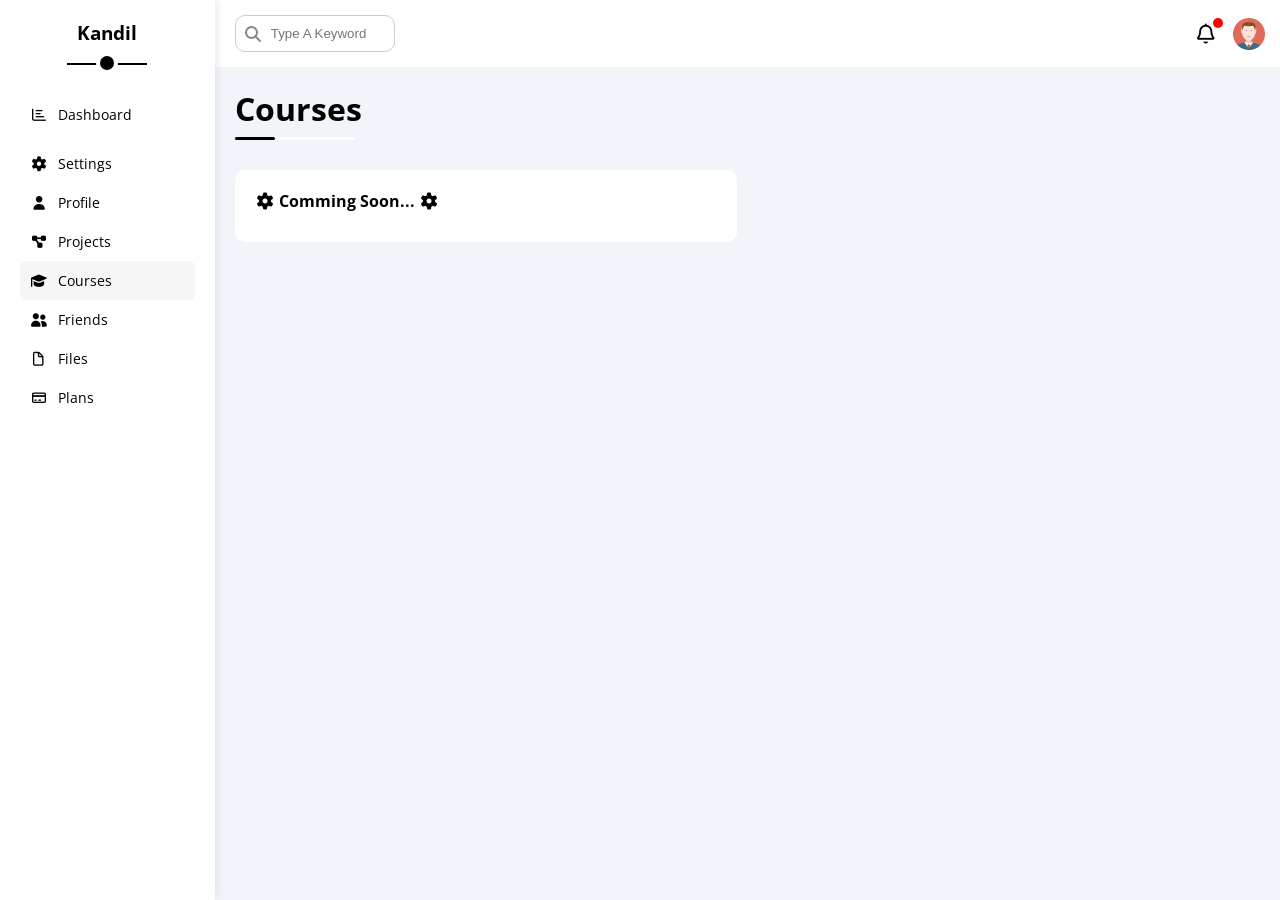
<file: courses.html>
<!doctype html>
<html lang="en">
  <head>
    <meta charset="UTF-8" />
    <meta name="viewport" content="width=device-width, initial-scale=1.0" />
    <!-- Google Fonts -->
    <link rel="preconnect" href="https://fonts.googleapis.com" />
    <link rel="preconnect" href="https://fonts.gstatic.com" crossorigin />
    <link
      href="https://fonts.googleapis.com/css2?family=Open+Sans:ital,wght@0,300..800;1,300..800&display=swap"
      rel="stylesheet"
    />
    <!-- Google Fonts -->
    <!-- Font Awesome -->
    <link rel="stylesheet" href="css/all.min.css" />
    <!-- Font Awesome -->
    <!-- FrameWorke Css -->
    <link rel="stylesheet" href="css/framework.css" />
    <!-- FrameWorke Css -->
    <!-- Master Css -->
    <link rel="stylesheet" href="css/master.css" />
    <!-- Master Css -->
    <title>Kandil | Courses</title>
  </head>

  <body>
    <div class="page d-flex">
      <!-- Start Sidebar -->
      <div class="sidebar bg-white p-20 p-relative">
        <h3 class="m-0 txt-center p-relative">Kandil</h3>
        <ul>
          <li>
            <a
              class="d-flex align-center fs-14 c-black radius-6 p-10 mb-10"
              href="index.html"
            >
              <i class="fa-regular fa-chart-bar fa-fw"></i>
              <span class="">Dashboard</span>
            </a>
          </li>

          <li>
            <a
              class="d-flex align-center c-black fs-14 radius-6 p-10"
              href="settings.html"
            >
              <i class="fa-solid fa-gear fa-fw"></i>
              <span>Settings</span>
            </a>
          </li>

          <li>
            <a
              class="d-flex align-center c-black fs-14 radius-6 p-10"
              href="profile.html"
            >
              <i class="fa-solid fa-user fa-fw"></i>
              <span>Profile</span>
            </a>
          </li>

          <li>
            <a
              class="d-flex align-center c-black fs-14 radius-6 p-10"
              href="projects.html"
            >
              <i class="fa-solid fa-diagram-project fa-fw"></i>
              <span>Projects</span>
            </a>
          </li>

          <li>
            <a
              class="active d-flex align-center c-black fs-14 radius-6 p-10"
              href="courses.html"
            >
              <i class="fa-solid fa-graduation-cap fa-fw"></i>
              <span>Courses</span>
            </a>
          </li>

          <li>
            <a
              class="d-flex align-center c-black fs-14 radius-6 p-10"
              href="friends.html"
            >
              <i class="fa-solid fa-user-group fa-fw"></i>
              <span>Friends</span>
            </a>
          </li>

          <li>
            <a
              class="d-flex align-center c-black fs-14 radius-6 p-10"
              href="files.html"
            >
              <i class="fa-regular fa-file fa-fw"></i>
              <span>Files</span>
            </a>
          </li>

          <li>
            <a
              class="d-flex align-center c-black fs-14 radius-6 p-10"
              href="plans.html"
            >
              <i class="fa-regular fa-credit-card fa-fw"></i>
              <span>Plans</span>
            </a>
          </li>
        </ul>
      </div>
      <!-- End Sidebar -->

      <!-- Start Content -->
      <div class="content w-full">
        <!-- Start Head -->
        <div class="head bg-white p-15 flex-between">
          <div class="search p-relative">
            <input class="p-10" type="search" placeholder="Type A Keyword" />
          </div>
          <div class="icons d-flex align-center">
            <span class="notification p-relative">
              <i class="fa-regular fa-bell fa-lg"></i>
            </span>
            <img src="images/avatar.png" alt="avatar image" />
          </div>
        </div>
        <!-- End Head -->

        <!-- Start Heading -->
        <h1 class="p-relative">Courses</h1>
        <!-- End Heading -->
        <!-- Start Wrapper -->
        <div class="wrapper d-grid gap-20">
          <!-- Start  Box Site Control -->
          <div class="site-control p-20 bg-white radius-10">
            <h4 class="mt-0 mb-10">
              <i class="fa-solid fa-gear fa-spin"></i>
              Comming Soon...
              <i class="fa-solid fa-gear fa-spin"></i>
            </h4>
          </div>
          <!-- End  Box Site Control -->
        </div>
        <!-- End Wrapper -->
      </div>
      <!-- End Content -->
    </div>
  </body>
</html>
</file>
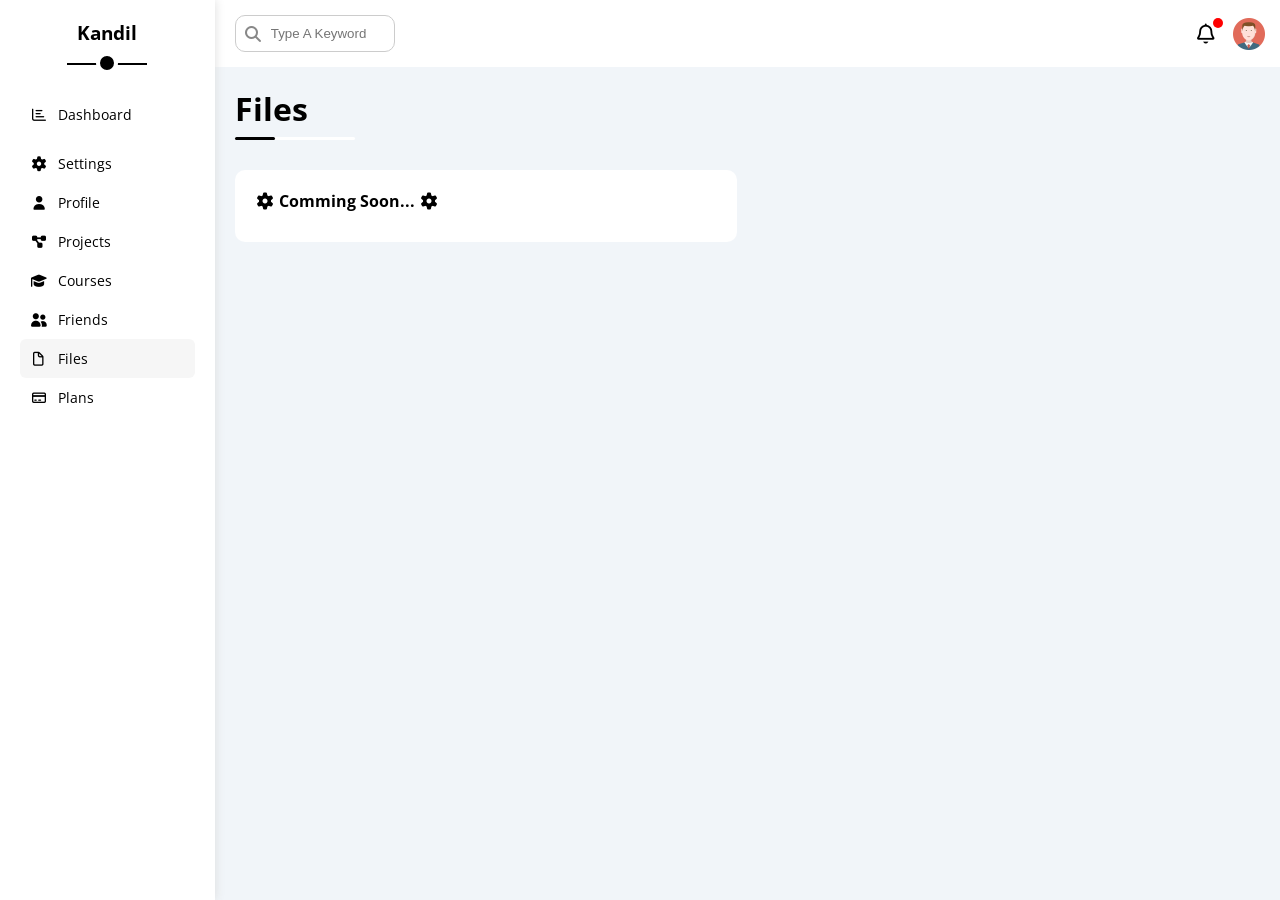
<file: files.html>
<!doctype html>
<html lang="en">
  <head>
    <meta charset="UTF-8" />
    <meta name="viewport" content="width=device-width, initial-scale=1.0" />
    <!-- Google Fonts -->
    <link rel="preconnect" href="https://fonts.googleapis.com" />
    <link rel="preconnect" href="https://fonts.gstatic.com" crossorigin />
    <link
      href="https://fonts.googleapis.com/css2?family=Open+Sans:ital,wght@0,300..800;1,300..800&display=swap"
      rel="stylesheet"
    />
    <!-- Google Fonts -->
    <!-- Font Awesome -->
    <link rel="stylesheet" href="css/all.min.css" />
    <!-- Font Awesome -->
    <!-- FrameWorke Css -->
    <link rel="stylesheet" href="css/framework.css" />
    <!-- FrameWorke Css -->
    <!-- Master Css -->
    <link rel="stylesheet" href="css/master.css" />
    <!-- Master Css -->
    <title>Kandil | Files</title>
  </head>

  <body>
    <div class="page d-flex">
      <!-- Start Sidebar -->
      <div class="sidebar bg-white p-20 p-relative">
        <h3 class="m-0 txt-center p-relative">Kandil</h3>
        <ul>
          <li>
            <a
              class="d-flex align-center fs-14 c-black radius-6 p-10 mb-10"
              href="index.html"
            >
              <i class="fa-regular fa-chart-bar fa-fw"></i>
              <span class="">Dashboard</span>
            </a>
          </li>

          <li>
            <a
              class="d-flex align-center c-black fs-14 radius-6 p-10"
              href="settings.html"
            >
              <i class="fa-solid fa-gear fa-fw"></i>
              <span>Settings</span>
            </a>
          </li>

          <li>
            <a
              class="d-flex align-center c-black fs-14 radius-6 p-10"
              href="profile.html"
            >
              <i class="fa-solid fa-user fa-fw"></i>
              <span>Profile</span>
            </a>
          </li>

          <li>
            <a
              class="d-flex align-center c-black fs-14 radius-6 p-10"
              href="projects.html"
            >
              <i class="fa-solid fa-diagram-project fa-fw"></i>
              <span>Projects</span>
            </a>
          </li>

          <li>
            <a
              class="d-flex align-center c-black fs-14 radius-6 p-10"
              href="courses.html"
            >
              <i class="fa-solid fa-graduation-cap fa-fw"></i>
              <span>Courses</span>
            </a>
          </li>

          <li>
            <a
              class="d-flex align-center c-black fs-14 radius-6 p-10"
              href="friends.html"
            >
              <i class="fa-solid fa-user-group fa-fw"></i>
              <span>Friends</span>
            </a>
          </li>

          <li>
            <a
              class="active d-flex align-center c-black fs-14 radius-6 p-10"
              href="files.html"
            >
              <i class="fa-regular fa-file fa-fw"></i>
              <span>Files</span>
            </a>
          </li>

          <li>
            <a
              class="d-flex align-center c-black fs-14 radius-6 p-10"
              href="plans.html"
            >
              <i class="fa-regular fa-credit-card fa-fw"></i>
              <span>Plans</span>
            </a>
          </li>
        </ul>
      </div>
      <!-- End Sidebar -->

      <!-- Start Content -->
      <div class="content w-full">
        <!-- Start Head -->
        <div class="head bg-white p-15 flex-between">
          <div class="search p-relative">
            <input class="p-10" type="search" placeholder="Type A Keyword" />
          </div>
          <div class="icons d-flex align-center">
            <span class="notification p-relative">
              <i class="fa-regular fa-bell fa-lg"></i>
            </span>
            <img src="images/avatar.png" alt="avatar image" />
          </div>
        </div>
        <!-- End Head -->

        <!-- Start Heading -->
        <h1 class="p-relative">Files</h1>
        <!-- End Heading -->
        <!-- Start Wrapper -->
        <div class="wrapper d-grid gap-20">
          <!-- Start  Box Site Control -->
          <div class="site-control p-20 bg-white radius-10">
            <h4 class="mt-0 mb-10">
              <i class="fa-solid fa-gear fa-spin"></i>
              Comming Soon...
              <i class="fa-solid fa-gear fa-spin"></i>
            </h4>
          </div>
          <!-- End  Box Site Control -->
        </div>
        <!-- End Wrapper -->
      </div>
      <!-- End Content -->
    </div>
  </body>
</html>
</file>
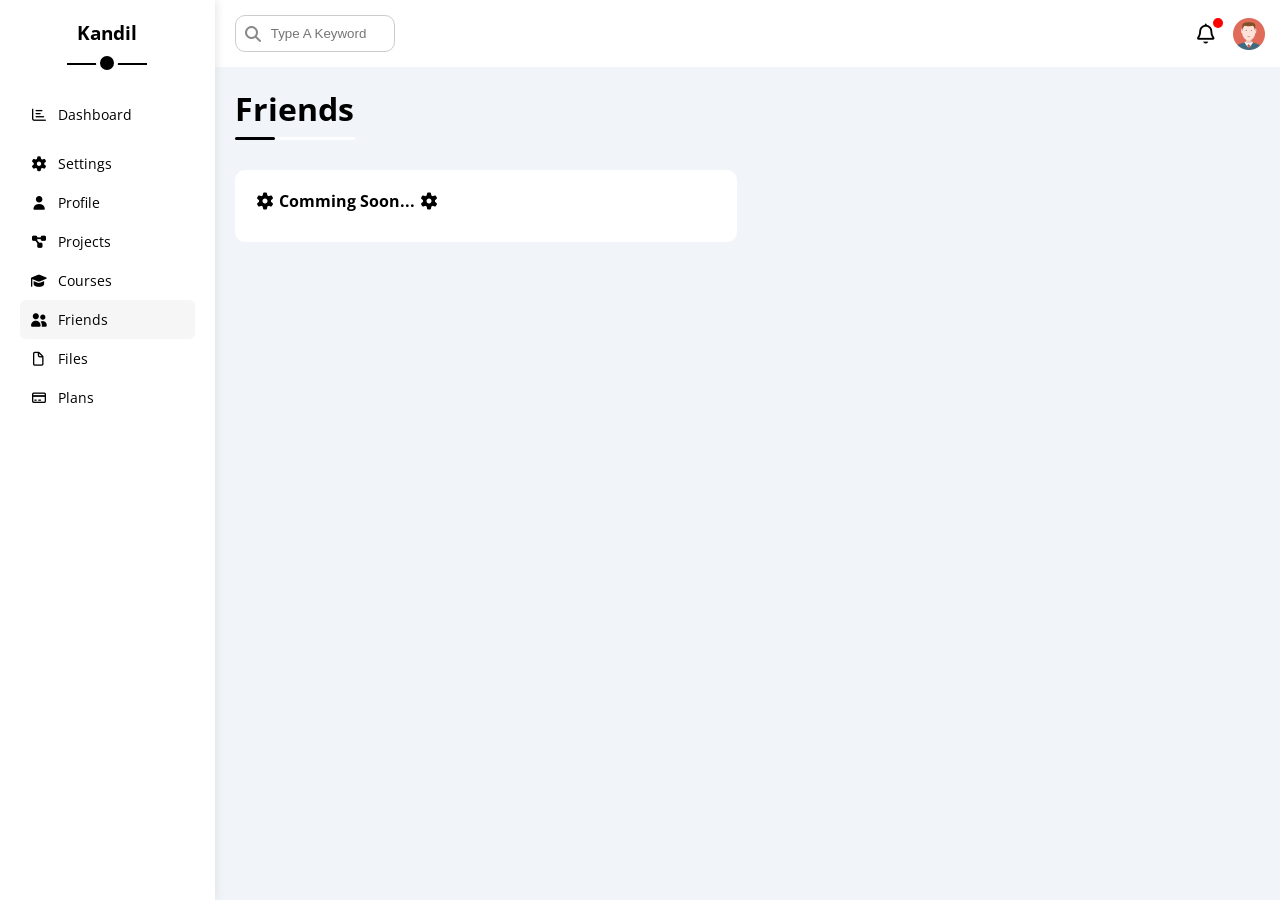
<file: friends.html>
<!doctype html>
<html lang="en">
  <head>
    <meta charset="UTF-8" />
    <meta name="viewport" content="width=device-width, initial-scale=1.0" />
    <!-- Google Fonts -->
    <link rel="preconnect" href="https://fonts.googleapis.com" />
    <link rel="preconnect" href="https://fonts.gstatic.com" crossorigin />
    <link
      href="https://fonts.googleapis.com/css2?family=Open+Sans:ital,wght@0,300..800;1,300..800&display=swap"
      rel="stylesheet"
    />
    <!-- Google Fonts -->
    <!-- Font Awesome -->
    <link rel="stylesheet" href="css/all.min.css" />
    <!-- Font Awesome -->
    <!-- FrameWorke Css -->
    <link rel="stylesheet" href="css/framework.css" />
    <!-- FrameWorke Css -->
    <!-- Master Css -->
    <link rel="stylesheet" href="css/master.css" />
    <!-- Master Css -->
    <title>Kandil | Friends</title>
  </head>

  <body>
    <div class="page d-flex">
      <!-- Start Sidebar -->
      <div class="sidebar bg-white p-20 p-relative">
        <h3 class="m-0 txt-center p-relative">Kandil</h3>
        <ul>
          <li>
            <a
              class="d-flex align-center fs-14 c-black radius-6 p-10 mb-10"
              href="index.html"
            >
              <i class="fa-regular fa-chart-bar fa-fw"></i>
              <span class="">Dashboard</span>
            </a>
          </li>

          <li>
            <a
              class="d-flex align-center c-black fs-14 radius-6 p-10"
              href="settings.html"
            >
              <i class="fa-solid fa-gear fa-fw"></i>
              <span>Settings</span>
            </a>
          </li>

          <li>
            <a
              class="d-flex align-center c-black fs-14 radius-6 p-10"
              href="profile.html"
            >
              <i class="fa-solid fa-user fa-fw"></i>
              <span>Profile</span>
            </a>
          </li>

          <li>
            <a
              class="d-flex align-center c-black fs-14 radius-6 p-10"
              href="projects.html"
            >
              <i class="fa-solid fa-diagram-project fa-fw"></i>
              <span>Projects</span>
            </a>
          </li>

          <li>
            <a
              class="d-flex align-center c-black fs-14 radius-6 p-10"
              href="courses.html"
            >
              <i class="fa-solid fa-graduation-cap fa-fw"></i>
              <span>Courses</span>
            </a>
          </li>

          <li>
            <a
              class="active d-flex align-center c-black fs-14 radius-6 p-10"
              href="friends.html"
            >
              <i class="fa-solid fa-user-group fa-fw"></i>
              <span>Friends</span>
            </a>
          </li>

          <li>
            <a
              class="d-flex align-center c-black fs-14 radius-6 p-10"
              href="files.html"
            >
              <i class="fa-regular fa-file fa-fw"></i>
              <span>Files</span>
            </a>
          </li>

          <li>
            <a
              class="d-flex align-center c-black fs-14 radius-6 p-10"
              href="plans.html"
            >
              <i class="fa-regular fa-credit-card fa-fw"></i>
              <span>Plans</span>
            </a>
          </li>
        </ul>
      </div>
      <!-- End Sidebar -->

      <!-- Start Content -->
      <div class="content w-full">
        <!-- Start Head -->
        <div class="head bg-white p-15 flex-between">
          <div class="search p-relative">
            <input class="p-10" type="search" placeholder="Type A Keyword" />
          </div>
          <div class="icons d-flex align-center">
            <span class="notification p-relative">
              <i class="fa-regular fa-bell fa-lg"></i>
            </span>
            <img src="images/avatar.png" alt="avatar image" />
          </div>
        </div>
        <!-- End Head -->

        <!-- Start Heading -->
        <h1 class="p-relative">Friends</h1>
        <!-- End Heading -->
         <!-- Start Wrapper -->
        <div class="wrapper d-grid gap-20">

          <!-- Start  Box Site Control -->
          <div class="site-control p-20 bg-white radius-10">
            <h4 class="mt-0 mb-10">
              <i class="fa-solid fa-gear fa-spin"></i>
              Comming Soon...
               <i class="fa-solid fa-gear fa-spin"></i>
            </h4>
          </div>
          <!-- End  Box Site Control -->

        </div>
        <!-- End Wrapper -->
      </div>
      <!-- End Content -->
    </div>
  </body>
</html>
</file>
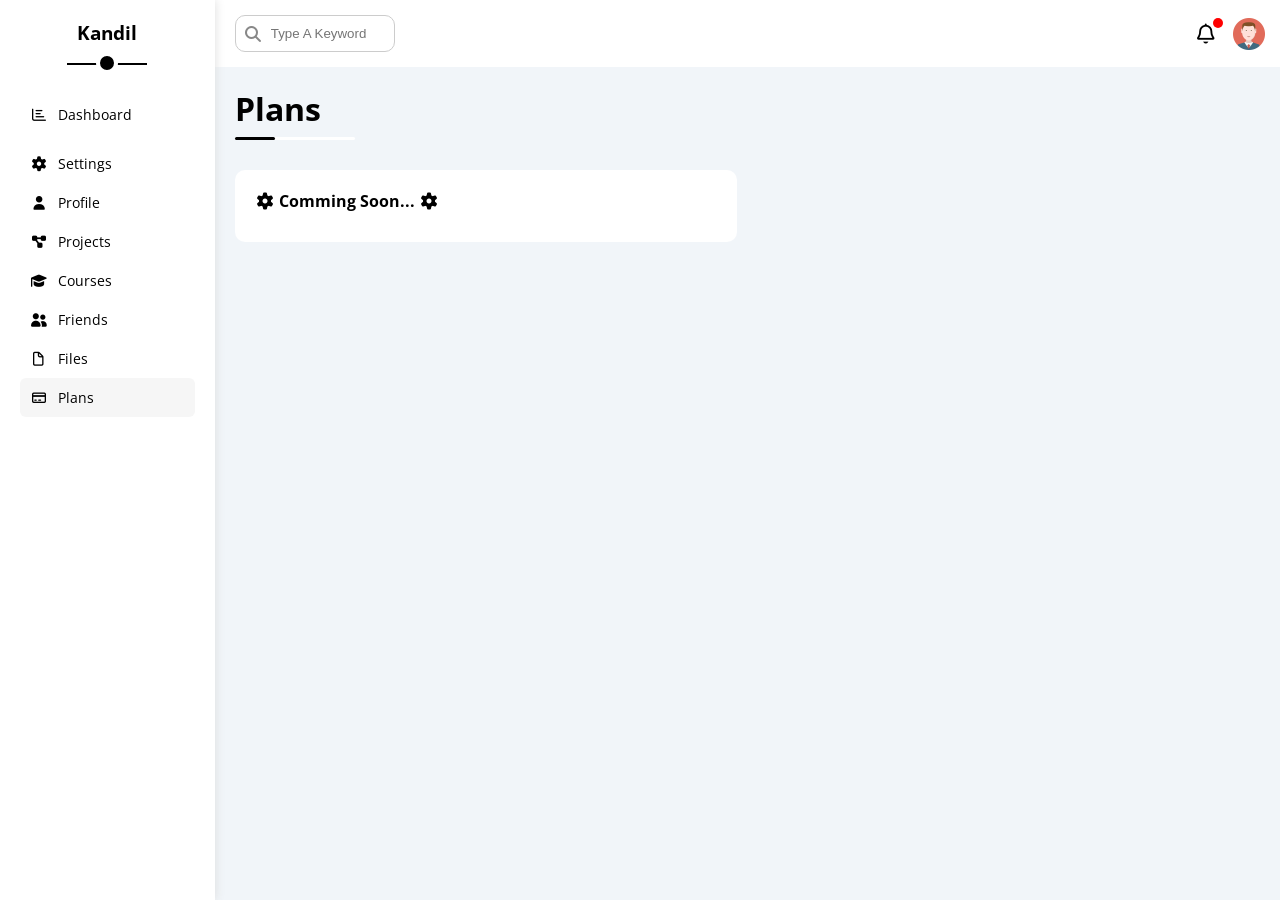
<file: plans.html>
<!doctype html>
<html lang="en">
  <head>
    <meta charset="UTF-8" />
    <meta name="viewport" content="width=device-width, initial-scale=1.0" />
    <!-- Google Fonts -->
    <link rel="preconnect" href="https://fonts.googleapis.com" />
    <link rel="preconnect" href="https://fonts.gstatic.com" crossorigin />
    <link
      href="https://fonts.googleapis.com/css2?family=Open+Sans:ital,wght@0,300..800;1,300..800&display=swap"
      rel="stylesheet"
    />
    <!-- Google Fonts -->
    <!-- Font Awesome -->
    <link rel="stylesheet" href="css/all.min.css" />
    <!-- Font Awesome -->
    <!-- FrameWorke Css -->
    <link rel="stylesheet" href="css/framework.css" />
    <!-- FrameWorke Css -->
    <!-- Master Css -->
    <link rel="stylesheet" href="css/master.css" />
    <!-- Master Css -->
    <title>Kandil | Plans</title>
  </head>

  <body>
    <div class="page d-flex">
      <!-- Start Sidebar -->
      <div class="sidebar bg-white p-20 p-relative">
        <h3 class="m-0 txt-center p-relative">Kandil</h3>
        <ul>
          <li>
            <a
              class="d-flex align-center fs-14 c-black radius-6 p-10 mb-10"
              href="index.html"
            >
              <i class="fa-regular fa-chart-bar fa-fw"></i>
              <span class="">Dashboard</span>
            </a>
          </li>

          <li>
            <a
              class="d-flex align-center c-black fs-14 radius-6 p-10"
              href="settings.html"
            >
              <i class="fa-solid fa-gear fa-fw"></i>
              <span>Settings</span>
            </a>
          </li>

          <li>
            <a
              class="d-flex align-center c-black fs-14 radius-6 p-10"
              href="profile.html"
            >
              <i class="fa-solid fa-user fa-fw"></i>
              <span>Profile</span>
            </a>
          </li>

          <li>
            <a
              class="d-flex align-center c-black fs-14 radius-6 p-10"
              href="projects.html"
            >
              <i class="fa-solid fa-diagram-project fa-fw"></i>
              <span>Projects</span>
            </a>
          </li>

          <li>
            <a
              class="d-flex align-center c-black fs-14 radius-6 p-10"
              href="courses.html"
            >
              <i class="fa-solid fa-graduation-cap fa-fw"></i>
              <span>Courses</span>
            </a>
          </li>

          <li>
            <a
              class="d-flex align-center c-black fs-14 radius-6 p-10"
              href="friends.html"
            >
              <i class="fa-solid fa-user-group fa-fw"></i>
              <span>Friends</span>
            </a>
          </li>

          <li>
            <a
              class="d-flex align-center c-black fs-14 radius-6 p-10"
              href="files.html"
            >
              <i class="fa-regular fa-file fa-fw"></i>
              <span>Files</span>
            </a>
          </li>

          <li>
            <a
              class="active d-flex align-center c-black fs-14 radius-6 p-10"
              href="plans.html"
            >
              <i class="fa-regular fa-credit-card fa-fw"></i>
              <span>Plans</span>
            </a>
          </li>
        </ul>
      </div>
      <!-- End Sidebar -->

      <!-- Start Content -->
      <div class="content w-full">
        <!-- Start Head -->
        <div class="head bg-white p-15 flex-between">
          <div class="search p-relative">
            <input class="p-10" type="search" placeholder="Type A Keyword" />
          </div>
          <div class="icons d-flex align-center">
            <span class="notification p-relative">
              <i class="fa-regular fa-bell fa-lg"></i>
            </span>
            <img src="images/avatar.png" alt="avatar image" />
          </div>
        </div>
        <!-- End Head -->

        <!-- Start Heading -->
        <h1 class="p-relative">Plans</h1>
        <!-- End Heading -->
         <!-- Start Wrapper -->
        <div class="wrapper d-grid gap-20">

          <!-- Start  Box Site Control -->
          <div class="site-control p-20 bg-white radius-10">
            <h4 class="mt-0 mb-10">
              <i class="fa-solid fa-gear fa-spin"></i>
              Comming Soon...
               <i class="fa-solid fa-gear fa-spin"></i>
            </h4>
          </div>
          <!-- End  Box Site Control -->

        </div>
        <!-- End Wrapper -->
      </div>
      <!-- End Content -->

    </div>
  </body>
</html>
</file>
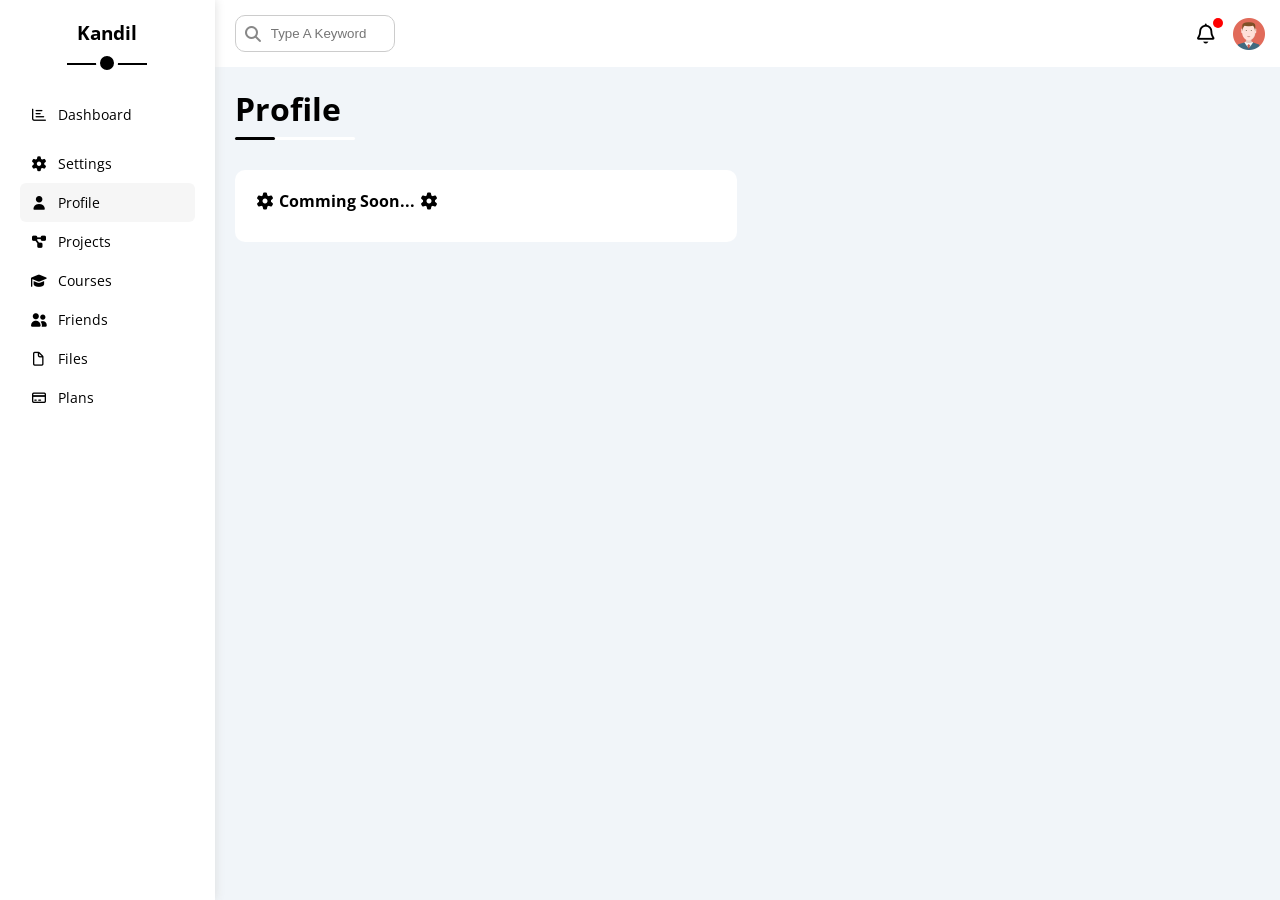
<file: profile.html>
<!doctype html>
<html lang="en">
  <head>
    <meta charset="UTF-8" />
    <meta name="viewport" content="width=device-width, initial-scale=1.0" />
    <!-- Google Fonts -->
    <link rel="preconnect" href="https://fonts.googleapis.com" />
    <link rel="preconnect" href="https://fonts.gstatic.com" crossorigin />
    <link
      href="https://fonts.googleapis.com/css2?family=Open+Sans:ital,wght@0,300..800;1,300..800&display=swap"
      rel="stylesheet"
    />
    <!-- Google Fonts -->
    <!-- Font Awesome -->
    <link rel="stylesheet" href="css/all.min.css" />
    <!-- Font Awesome -->
    <!-- FrameWorke Css -->
    <link rel="stylesheet" href="css/framework.css" />
    <!-- FrameWorke Css -->
    <!-- Master Css -->
    <link rel="stylesheet" href="css/master.css" />
    <!-- Master Css -->
    <title>Kandil | Profile</title>
  </head>

  <body>
    <div class="page d-flex">
      <!-- Start Sidebar -->
      <div class="sidebar bg-white p-20 p-relative">
        <h3 class="m-0 txt-center p-relative">Kandil</h3>
        <ul>
          <li>
            <a
              class="d-flex align-center fs-14 c-black radius-6 p-10 mb-10"
              href="index.html"
            >
              <i class="fa-regular fa-chart-bar fa-fw"></i>
              <span class="">Dashboard</span>
            </a>
          </li>

          <li>
            <a
              class="d-flex align-center c-black fs-14 radius-6 p-10"
              href="settings.html"
            >
              <i class="fa-solid fa-gear fa-fw"></i>
              <span>Settings</span>
            </a>
          </li>

          <li>
            <a
              class="active d-flex align-center c-black fs-14 radius-6 p-10"
              href="profile.html"
            >
              <i class="fa-solid fa-user fa-fw"></i>
              <span>Profile</span>
            </a>
          </li>

          <li>
            <a
              class="d-flex align-center c-black fs-14 radius-6 p-10"
              href="projects.html"
            >
              <i class="fa-solid fa-diagram-project fa-fw"></i>
              <span>Projects</span>
            </a>
          </li>

          <li>
            <a
              class="d-flex align-center c-black fs-14 radius-6 p-10"
              href="courses.html"
            >
              <i class="fa-solid fa-graduation-cap fa-fw"></i>
              <span>Courses</span>
            </a>
          </li>

          <li>
            <a
              class="d-flex align-center c-black fs-14 radius-6 p-10"
              href="friends.html"
            >
              <i class="fa-solid fa-user-group fa-fw"></i>
              <span>Friends</span>
            </a>
          </li>

          <li>
            <a
              class="d-flex align-center c-black fs-14 radius-6 p-10"
              href="files.html"
            >
              <i class="fa-regular fa-file fa-fw"></i>
              <span>Files</span>
            </a>
          </li>

          <li>
            <a
              class="d-flex align-center c-black fs-14 radius-6 p-10"
              href="plans.html"
            >
              <i class="fa-regular fa-credit-card fa-fw"></i>
              <span>Plans</span>
            </a>
          </li>
        </ul>
      </div>
      <!-- End Sidebar -->

      <!-- Start Content -->
      <div class="content w-full">
        <!-- Start Head -->
        <div class="head bg-white p-15 flex-between">
          <div class="search p-relative">
            <input class="p-10" type="search" placeholder="Type A Keyword" />
          </div>
          <div class="icons d-flex align-center">
            <span class="notification p-relative">
              <i class="fa-regular fa-bell fa-lg"></i>
            </span>
            <img src="images/avatar.png" alt="avatar image" />
          </div>
        </div>
        <!-- End Head -->

        <!-- Start Heading -->
        <h1 class="p-relative">Profile</h1>
        <!-- End Heading -->
        <!-- Start Wrapper -->
        <div class="wrapper d-grid gap-20">
          <!-- Start  Box Site Control -->
          <div class="site-control p-20 bg-white radius-10">
            <h4 class="mt-0 mb-10">
              <i class="fa-solid fa-gear fa-spin"></i>
              Comming Soon...
              <i class="fa-solid fa-gear fa-spin"></i>
            </h4>
          </div>
          <!-- End  Box Site Control -->
        </div>
        <!-- End Wrapper -->
      </div>
      <!-- End Content -->
    </div>
  </body>
</html>
</file>
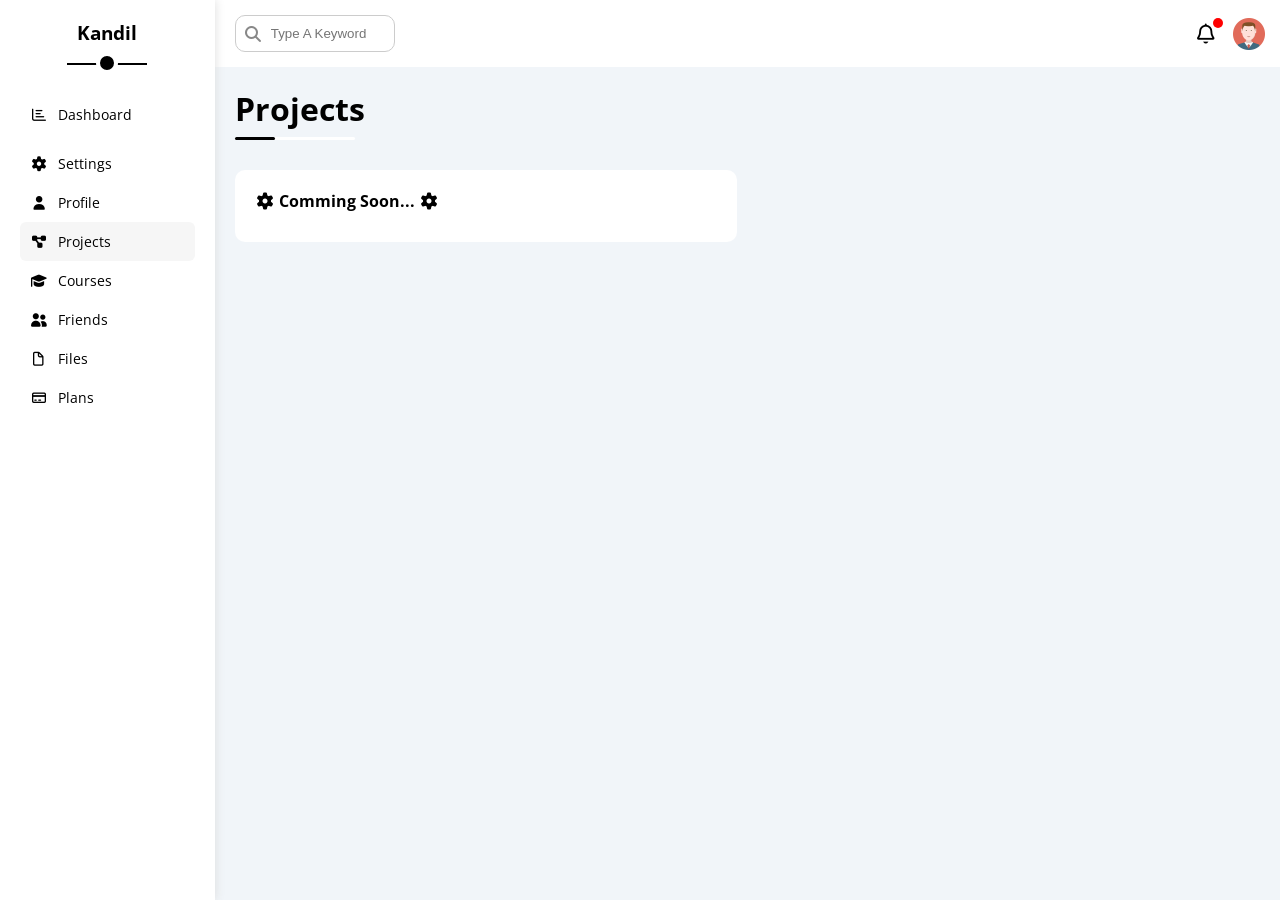
<file: projects.html>
<!doctype html>
<html lang="en">
  <head>
    <meta charset="UTF-8" />
    <meta name="viewport" content="width=device-width, initial-scale=1.0" />
    <!-- Google Fonts -->
    <link rel="preconnect" href="https://fonts.googleapis.com" />
    <link rel="preconnect" href="https://fonts.gstatic.com" crossorigin />
    <link
      href="https://fonts.googleapis.com/css2?family=Open+Sans:ital,wght@0,300..800;1,300..800&display=swap"
      rel="stylesheet"
    />
    <!-- Google Fonts -->
    <!-- Font Awesome -->
    <link rel="stylesheet" href="css/all.min.css" />
    <!-- Font Awesome -->
    <!-- FrameWorke Css -->
    <link rel="stylesheet" href="css/framework.css" />
    <!-- FrameWorke Css -->
    <!-- Master Css -->
    <link rel="stylesheet" href="css/master.css" />
    <!-- Master Css -->
    <title>Kandil | Projects</title>
  </head>

  <body>
    <div class="page d-flex">
      <!-- Start Sidebar -->
      <div class="sidebar bg-white p-20 p-relative">
        <h3 class="m-0 txt-center p-relative">Kandil</h3>
        <ul>
          <li>
            <a
              class="d-flex align-center fs-14 c-black radius-6 p-10 mb-10"
              href="index.html"
            >
              <i class="fa-regular fa-chart-bar fa-fw"></i>
              <span class="">Dashboard</span>
            </a>
          </li>

          <li>
            <a
              class="d-flex align-center c-black fs-14 radius-6 p-10"
              href="settings.html"
            >
              <i class="fa-solid fa-gear fa-fw"></i>
              <span>Settings</span>
            </a>
          </li>

          <li>
            <a
              class="d-flex align-center c-black fs-14 radius-6 p-10"
              href="profile.html"
            >
              <i class="fa-solid fa-user fa-fw"></i>
              <span>Profile</span>
            </a>
          </li>

          <li>
            <a
              class="active d-flex align-center c-black fs-14 radius-6 p-10"
              href="projects.html"
            >
              <i class="fa-solid fa-diagram-project fa-fw"></i>
              <span>Projects</span>
            </a>
          </li>

          <li>
            <a
              class="d-flex align-center c-black fs-14 radius-6 p-10"
              href="courses.html"
            >
              <i class="fa-solid fa-graduation-cap fa-fw"></i>
              <span>Courses</span>
            </a>
          </li>

          <li>
            <a
              class="d-flex align-center c-black fs-14 radius-6 p-10"
              href="friends.html"
            >
              <i class="fa-solid fa-user-group fa-fw"></i>
              <span>Friends</span>
            </a>
          </li>

          <li>
            <a
              class="d-flex align-center c-black fs-14 radius-6 p-10"
              href="files.html"
            >
              <i class="fa-regular fa-file fa-fw"></i>
              <span>Files</span>
            </a>
          </li>

          <li>
            <a
              class="d-flex align-center c-black fs-14 radius-6 p-10"
              href="plans.html"
            >
              <i class="fa-regular fa-credit-card fa-fw"></i>
              <span>Plans</span>
            </a>
          </li>
        </ul>
      </div>
      <!-- End Sidebar -->

      <!-- Start Content -->
      <div class="content w-full">
        <!-- Start Head -->
        <div class="head bg-white p-15 flex-between">
          <div class="search p-relative">
            <input class="p-10" type="search" placeholder="Type A Keyword" />
          </div>
          <div class="icons d-flex align-center">
            <span class="notification p-relative">
              <i class="fa-regular fa-bell fa-lg"></i>
            </span>
            <img src="images/avatar.png" alt="avatar image" />
          </div>
        </div>
        <!-- End Head -->

        <!-- Start Heading -->
        <h1 class="p-relative">Projects</h1>
        <!-- End Heading -->
        <!-- Start Wrapper -->
        <div class="wrapper d-grid gap-20">
          <!-- Start  Box Site Control -->
          <div class="site-control p-20 bg-white radius-10">
            <h4 class="mt-0 mb-10">
              <i class="fa-solid fa-gear fa-spin"></i>
              Comming Soon...
              <i class="fa-solid fa-gear fa-spin"></i>
            </h4>
          </div>
          <!-- End  Box Site Control -->
        </div>
        <!-- End Wrapper -->
      </div>
      <!-- End Content -->
    </div>
  </body>
</html>
</file>
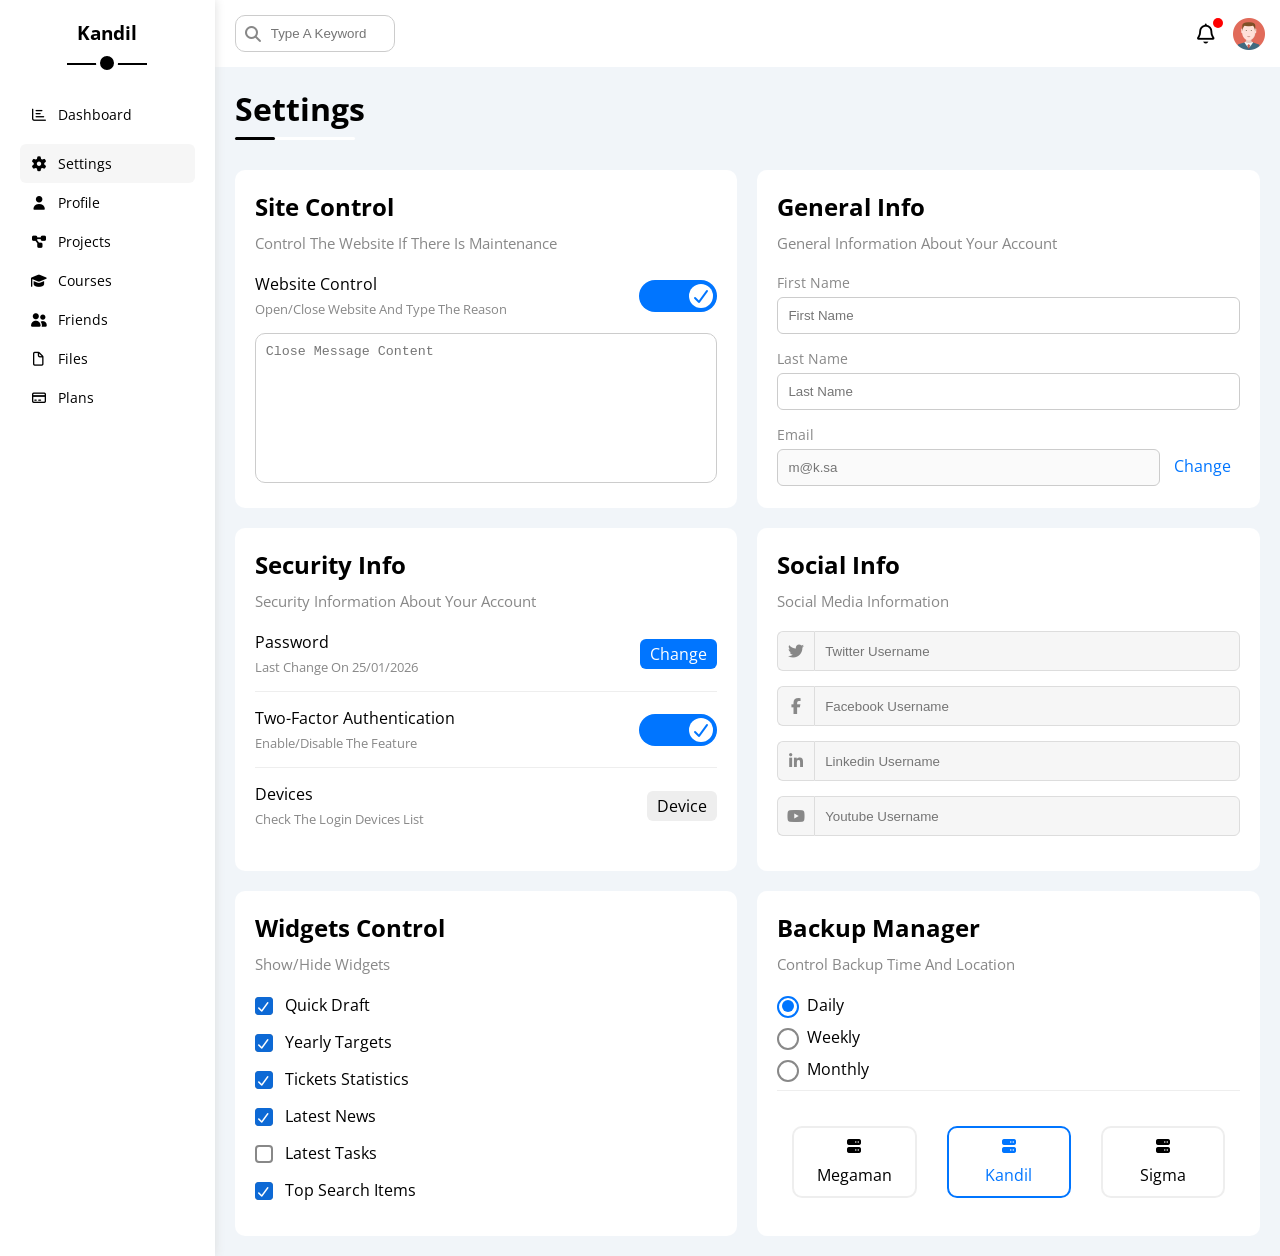
<file: settings.html>
<!doctype html>
<html lang="en">
  <head>
    <meta charset="UTF-8" />
    <meta name="viewport" content="width=device-width, initial-scale=1.0" />
    <!-- Google Fonts -->
    <link rel="preconnect" href="https://fonts.googleapis.com" />
    <link rel="preconnect" href="https://fonts.gstatic.com" crossorigin />
    <link
      href="https://fonts.googleapis.com/css2?family=Open+Sans:ital,wght@0,300..800;1,300..800&display=swap"
      rel="stylesheet"
    />
    <!-- Google Fonts -->
    <!-- Font Awesome -->
    <link rel="stylesheet" href="css/all.min.css" />
    <!-- Font Awesome -->
    <!-- FrameWorke Css -->
    <link rel="stylesheet" href="css/framework.css" />
    <!-- FrameWorke Css -->
    <!-- Master Css -->
    <link rel="stylesheet" href="css/master.css" />
    <!-- Master Css -->
    <title>Kandil | Settings</title>
  </head>

  <body>
    <div class="page d-flex">
      <!-- Start Sidebar -->
      <div class="sidebar bg-white p-20 p-relative">
        <h3 class="m-0 txt-center p-relative">Kandil</h3>
        <ul>
          <li>
            <a
              class="d-flex align-center fs-14 c-black radius-6 p-10 mb-10"
              href="index.html"
            >
              <i class="fa-regular fa-chart-bar fa-fw"></i>
              <span class="">Dashboard</span>
            </a>
          </li>

          <li>
            <a
              class="active d-flex align-center c-black fs-14 radius-6 p-10"
              href="settings.html"
            >
              <i class="fa-solid fa-gear fa-fw"></i>
              <span>Settings</span>
            </a>
          </li>

          <li>
            <a
              class="d-flex align-center c-black fs-14 radius-6 p-10"
              href="profile.html"
            >
              <i class="fa-solid fa-user fa-fw"></i>
              <span>Profile</span>
            </a>
          </li>

          <li>
            <a
              class="d-flex align-center c-black fs-14 radius-6 p-10"
              href="projects.html"
            >
              <i class="fa-solid fa-diagram-project fa-fw"></i>
              <span>Projects</span>
            </a>
          </li>

          <li>
            <a
              class="d-flex align-center c-black fs-14 radius-6 p-10"
              href="courses.html"
            >
              <i class="fa-solid fa-graduation-cap fa-fw"></i>
              <span>Courses</span>
            </a>
          </li>

          <li>
            <a
              class="d-flex align-center c-black fs-14 radius-6 p-10"
              href="friends.html"
            >
              <i class="fa-solid fa-user-group fa-fw"></i>
              <span>Friends</span>
            </a>
          </li>

          <li>
            <a
              class="d-flex align-center c-black fs-14 radius-6 p-10"
              href="files.html"
            >
              <i class="fa-regular fa-file fa-fw"></i>
              <span>Files</span>
            </a>
          </li>

          <li>
            <a
              class="d-flex align-center c-black fs-14 radius-6 p-10"
              href="plans.html"
            >
              <i class="fa-regular fa-credit-card fa-fw"></i>
              <span>Plans</span>
            </a>
          </li>
        </ul>
      </div>
      <!-- End Sidebar -->

      <!-- Start Content -->
      <div class="content w-full">
        <!-- Start Head -->
        <div class="head bg-white p-15 flex-between">
          <div class="search p-relative">
            <input class="p-10" type="search" placeholder="Type A Keyword" />
          </div>
          <div class="icons d-flex align-center">
            <span class="notification p-relative">
              <i class="fa-regular fa-bell fa-lg"></i>
            </span>
            <img src="images/avatar.png" alt="avatar image" />
          </div>
        </div>
        <!-- End Head -->

        <!-- Start Heading -->
        <h1 class="p-relative">Settings</h1>
        <!-- End Heading -->

        <!-- Start Wrapper -->
        <div class="wrapper d-grid gap-20">
          <!-- Start  Box Site Control -->
          <div class="site-control p-20 bg-white radius-10">
            <h2 class="mt-0 mb-10">Site Control</h2>
            <p class="mt-0 mb-20 c-grey fs-15">
              Control The Website If There Is Maintenance
            </p>

            <div class="flex-between mb-15">
              <div class="web-control">
                <span class="mt-0 mb-10">Website Control</span>
                <p class="mt-5 mb-0 c-grey fs-13">
                  Open/Close Website And Type The Reason
                </p>
              </div>

              <div>
                <label for="toggle">
                  <input
                    type="checkbox"
                    id="toggle"
                    class="toggle-checkbox"
                    checked
                  />
                  <div class="toggle-switch"></div>
                </label>
              </div>
            </div>

            <textarea placeholder="Close Message Content"></textarea>
          </div>
          <!-- End  Box Site Control -->

          <!-- Start General Info -->
          <div class="general-info p-20 bg-white radius-10">
            <h2 class="mt-0 mb-10">General Info</h2>
            <p class="mt-0 mb-20 c-grey fs-15">
              General Information About Your Account
            </p>

            <div class="mb-15">
              <label for="fname" class="d-block mb-5 fs-14 c-grey"
                >First Name</label
              >
              <input
                type="text"
                id="fname"
                class="d-block w-full radius-6 p-10 border-ccc"
                placeholder="First Name"
              />
            </div>

            <div class="mb-15">
              <label for="lname" class="d-block mb-5 fs-14 c-grey"
                >Last Name</label
              >
              <input
                type="text"
                id="lname"
                class="d-block w-full radius-6 p-10 border-ccc"
                placeholder="Last Name"
              />
            </div>

            <div>
              <label for="email" class="d-block mb-5 fs-14 c-grey">Email</label>
              <input
                type="email"
                id="email"
                class="email radius-6 p-10 border-ccc w-full mr-10"
                placeholder="m@k.sa"
                disabled
              />
              <a href="#" class="c-blue">Change</a>
            </div>
          </div>
          <!-- End General Info -->

          <!-- Start Security Info -->
          <div class="security-info p-20 bg-white radius-10">
            <h2 class="mt-0 mb-10">Security Info</h2>
            <p class="mt-0 mb-20 c-grey fs-15">
              Security Information About Your Account
            </p>
            <div class="security-box mb-15 flex-between">
              <div>
                <span>Password</span>
                <p class="c-grey fs-13 mt-5 mb-0">Last Change On 25/01/2026</p>
              </div>
              <a href="#" class="btn-shape c-white bg-blue change">Change</a>
            </div>
            <div class="security-box mb-15 flex-between">
              <div>
                <span>Two-Factor Authentication </span>
                <p class="c-grey fs-13 mt-5 mb-0">Enable/Disable The Feature</p>
              </div>
              <label for="pass">
                <input
                  type="checkbox"
                  id="pass"
                  class="toggle-checkbox"
                  checked
                />
                <div class="toggle-switch"></div>
              </label>
            </div>
            <div class="security-box flex-between">
              <div>
                <span>Devices</span>
                <p class="c-grey fs-13 mt-5 mb-0">
                  Check The Login Devices List
                </p>
              </div>
              <a href="#" class="btn-shape c-black bg-eee">Device</a>
            </div>
          </div>
          <!-- End Security Info -->

          <!-- Start Social Info -->
          <div class="social-info p-20 bg-white radius-10">
            <h2 class="mt-0 mb-10">Social Info</h2>
            <p class="mt-0 mb-20 c-grey fs-15">Social Media Information</p>

            <div class="social-box d-flex align-center mb-15">
              <i class="fa-brands fa-twitter flex-center c-grey"></i>
              <input
                type="text"
                placeholder="Twitter Username"
                class="p-10 w-full twitter"
              />
            </div>

            <div class="social-box d-flex align-center mb-15">
              <i class="fa-brands fa-facebook-f flex-center c-grey"></i>
              <input
                type="text"
                placeholder="Facebook Username"
                class="p-10 w-full facebook"
              />
            </div>

            <div class="social-box d-flex align-center mb-15">
              <i class="fa-brands fa-linkedin-in flex-center c-grey"></i>
              <input
                type="text"
                placeholder="Linkedin Username"
                class="p-10 w-full linkedin"
              />
            </div>

            <div class="social-box d-flex align-center mb-15">
              <i class="fa-brands fa-youtube flex-center c-grey"></i>
              <input
                type="text"
                placeholder="Youtube Username"
                class="p-10 w-full youtube"
              />
            </div>
          </div>
          <!-- End Social Info -->

          <!-- Start Widgets Control -->
          <div class="widgets-control p-20 bg-white radius-10">
            <h2 class="mt-0 mb-10">Widgets Control</h2>
            <p class="mt-0 mb-20 c-grey fs-15">Show/Hide Widgets</p>
            <div class="control d-flex align-center mb-15">
              <input type="checkbox" id="one" checked />
              <label for="one">Quick Draft</label>
            </div>
            <div class="control d-flex align-center mb-15">
              <input type="checkbox" id="two" checked />
              <label for="two">Yearly Targets</label>
            </div>
            <div class="control d-flex align-center mb-15">
              <input type="checkbox" id="three" checked />
              <label for="three">Tickets Statistics</label>
            </div>
            <div class="control d-flex align-center mb-15">
              <input type="checkbox" id="four" checked />
              <label for="four">Latest News</label>
            </div>
            <div class="control d-flex align-center mb-15">
              <input type="checkbox" id="five" />
              <label for="five">Latest Tasks</label>
            </div>
            <div class="control d-flex align-center mb-15">
              <input type="checkbox" id="six" checked />
              <label for="six">Top Search Items</label>
            </div>
          </div>
          <!-- End Widgets Control -->

          <!-- Start Backup Manager -->
          <div class="backup-control p-20 bg-white radius-10">
            <h2 class="mt-0 mb-10">Backup Manager</h2>
            <p class="mt-0 mb-20 c-grey fs-15">
              Control Backup Time And Location
            </p>
            <div class="backup d-flex align-center mb-10">
              <input type="radio" id="daily" name="time" checked />
              <label for="daily">Daily</label>
            </div>
            <div class="backup d-flex align-center mb-10">
              <input type="radio" id="weekly" name="time" />
              <label for="weekly">Weekly</label>
            </div>
            <div class="backup d-flex align-center mb-10">
              <input type="radio" id="monthly" name="time" />
              <label for="monthly">Monthly</label>
            </div>

            <div class="servers d-flex align-center txt-center">
              <input type="radio" id="server-one" name="servers" />
              <div class="server w-full radius-10 mb-15">
                <label for="server-one">
                  <i class="fa-solid fa-server"></i>
                  <span>Megaman</span>
                </label>
              </div>

              <input type="radio" id="server-two" name="servers" checked />
              <div class="server w-full radius-10 mb-15">
                <label for="server-two">
                  <i class="fa-solid fa-server"></i>
                  Kandil
                </label>
              </div>

              <input type="radio" id="server-three" name="servers" />
              <div class="server w-full radius-10 mb-15">
                <label for="server-three">
                  <i class="fa-solid fa-server"></i>
                  Sigma
                </label>
              </div>
            </div>
          </div>
        </div>
        <!-- End Wrapper -->
      </div>
      <!-- End Content -->
    </div>
  </body>
</html>
</file>
<file: css/framework.css>
:root {
  --blue-color: #0075ff;
  --blue-alt-color: #0d69d5;
  --orange-color: #f59e0b;
  --green-color: #22c55e;
  --red-color: #f44336;
  --grey-color: #888;
}
/*Start Box Model */
.d-none {
  display: none;
}
.d-block {
  display: block;
}
.d-flex {
  display: flex;
}
.justify-center {
  justify-content: center;
}
.space-between {
  justify-content: space-between;
}
.align-center {
  align-items: center;
}
.f-wrap {
  flex-wrap: wrap;
}
.flex-between {
  display: flex;
  justify-content: space-between;
  align-items: center;
}
.flex-center {
  display: flex;
  justify-content: center;
  align-items: center;
}
.d-grid {
  display: grid;
}
.gap-20 {
  gap: 20px;
}
/* End Box Model */

/* Start Position */
.p-relative {
  position: relative;
}
.p-absolute {
  position: absolute;
}
/* End Position*/

/* Start Padding */
.p-0 {
  padding: 0;
}
.p-10 {
  padding: 10px;
}
.p-15 {
  padding: 15px;
}
.p-20 {
  padding: 20px;
}
.p-40 {
  padding: 40px;
}
.pt-15 {
  padding-top: 15px;
}
.pt-20 {
  padding-top: 20px;
}
.pr-10 {
  padding-right: 10px;
}
.pb-15 {
  padding-bottom: 15px;
}
.pb-10 {
  padding-bottom: 10px;
}
.pb-20 {
  padding-bottom: 20px;
}
.pl-15 {
  padding-left: 15px;
}
/* End Padding */

/* Start Margin */
.m-0 {
  margin: 0;
}
.m-10 {
  margin: 10px;
}
.m-15 {
  margin: 15px;
}
.m-20 {
  margin: 20px;
}
.mt-0 {
  margin-top: 0;
}
.mt-5 {
  margin-top: 5px;
}
.mt-10 {
  margin-top: 10px;
}
.mt-20 {
  margin-top: 20px;
}
.mt-25 {
  margin-top: 25px;
}
.mr-10 {
  margin-right: 10px;
}
.mr-15 {
  margin-right: 15px;
}
.mr-20 {
  margin-right: 20px;
}
.mb-5 {
  margin-bottom: 5px;
}
.mb-6 {
  margin-bottom: 6px;
}
.mb-10 {
  margin-bottom: 10px;
}
.mb-15 {
  margin-bottom: 15px;
}
.mb-20 {
  margin-bottom: 20px;
}
.mb-25 {
  margin-bottom: 25px;
}
.ml-10 {
  margin-left: 10px;
}
/* End Margin */

/* Start Colors */
.c-white {
  color: white;
}
.c-black {
  color: black;
}
.c-grey {
  color: var(--grey-color);
}
.c-blue {
  color: var(--blue-color);
}
.c-orange {
  color: var(--orange-color);
}
.c-red {
  color: var(--red-color);
}
.c-green {
  color: var(--green-color);
}
.c-ccc {
  color: #ccc;
}
/* End Colors */

/* Start Background - Colors */
.bg-white {
  background-color: white;
}
.bg-eee {
  background-color: #eee;
}
.bg-grey {
  background-color: #f6f6f6;
}
.bg-blue {
  background-color: var(--blue-color);
}
.bg-orange {
  background-color: var(--orange-color);
}
.bg-green {
  background-color: var(--green-color);
}
.bg-red {
  background-color: var(--red-color);
}
/* End Background - Colors */

/* Start Fonts */
.txt-center {
  text-align: center;
}
.fs-13 {
  font-size: 13px;
}
.fs-14 {
  font-size: 14px;
}
.fs-15 {
  font-size: 15px;
}
.fs-16 {
  font-size: 16px;
}
.fs-17 {
  font-size: 17px;
}
.fs-18 {
  font-size: 18px;
}
.fs-20 {
  font-size: 20px;
}
.fs-25 {
  font-size: 25px;
}
.fw-bold {
  font-weight: 700;
}
/* End Fonts */

/* Start Border */
.radius-6 {
  border-radius: 6px;
}
.radius-10 {
  border-radius: 10px;
}
.border-none {
  border: none;
}
.border-ccc {
  border: 1px solid #ccc;
}
/* End Border */

/* Start Width + height */
.w-full {
  width: 100%;
}
.w-fit {
  width: fit-content;
}
.h-full {
  height: 100%;
}
/* End Width */

/* Start Mobile Media */
@media (max-width: 767px) {
  .txt-c-mobile {
    text-align: center;
  }
  .d-block-mobile {
    display: block;
  }
  .d-none-mobile {
    display: none;
  }
  .w-100 {
    width: 100%;
  }
}
/* End Mobile Media */

/* Start Static Shap */
.btn-shape {
  border-radius: 6px;
  padding: 4px 10px;
}
/* End Static Shap */
</file>
<file: css/master.css>
:root {
  --blue-color: #0075ff;
  --blue-alt-color: #0d69d5;
  --orange-color: #f59e0b;
  --green-color: #22c55e;
  --red-color: #f44336;
  --grey-color: #888;
}
* {
  box-sizing: border-box;
  padding: 0;
  margin: 0;
}
body {
  font-family: "Open Sans", sans-serif;
}
*:focus {
  outline: none;
}
a {
  text-decoration: none;
}
ul {
  list-style: none;
  padding: 0;
}
::-webkit-scrollbar {
  width: 15px;
}
::-webkit-scrollbar-track {
  background-color: white;
}
::-webkit-scrollbar-thumb {
  background-color: var(--blue-color);
}
::-webkit-scrollbar-thumb:hover {
  background-color: var(--blue-alt-color);
}
/* Start Page */
.page {
  min-height: 100vh;
  background-color: #f1f5f9;
}
/* End Page */

/*Start Sidbar*/
.sidebar {
  width: 250px;
  box-shadow: 0 0 10px #ddd;
}
.sidebar > h3 {
  margin-bottom: 50px;
}
.sidebar > h3::before {
  content: "";
  position: absolute;
  width: 80px;
  height: 2px;
  background-color: black;
  bottom: -20px;
  left: 50%;
  transform: translateX(-50%);
}
.sidebar > h3::after {
  content: "";
  position: absolute;
  width: 14px;
  height: 14px;
  border-radius: 50%;
  background-color: black;
  bottom: -29px;
  left: 50%;
  transform: translateX(-50%);
  border: 4px solid white;
}
.sidebar ul li a {
  transition: 0.3s;
}
.sidebar ul li a.active,
.sidebar ul li a:hover {
  background-color: #f6f6f6;
}

.sidebar ul li a span {
  font-size: 14px;
  margin-left: 10px;
}
@media (max-width: 767px) {
  .sidebar {
    width: 58px;
    padding: 10px;
  }
  .sidebar h3 {
    font-size: 13px;
    margin-bottom: 15px;
  }
  .sidebar h3::before,
  .sidebar h3::after {
    display: none;
  }
  .sidebar span {
    display: none;
  }
}

/*End Sidbar*/

/* Start Content => Head */
.content {
  overflow: hidden;
}
.head .search::before {
  content: "\f002";
  font-family: var(--fa-family-classic);
  font-weight: 900;
  position: absolute;
  left: 15px;
  top: 50%;
  transform: translateY(-50%);
  color: var(--grey-color);
}
.head .search input {
  border: 1px solid #ccc;
  caret-color: var(--grey-color);
  border-radius: 10px;
  margin-left: 5px;
  padding-left: 35px;
  width: 160px;
  transition: 0.3s;
}
.head .search input:focus {
  width: 200px;
}
.head .search input:focus::placeholder {
  color: transparent; /* or  opacity: 0; */
}
.head .icons .notification::before {
  content: "";
  position: absolute;
  width: 10px;
  height: 10px;
  background-color: red;
  border-radius: 50%;
  top: -5px;
  right: -5px;
}
.head .icons img {
  width: 32px;
  height: 32px;
  margin-left: 15px;
  cursor: pointer;
}
/* End Content => Head*/

/* Start page Heading */

.page h1 {
  margin: 20px 20px 40px;
}
.page h1::before,
.page h1:after {
  content: "";
  position: absolute;
  height: 3px;
  left: 0;
  bottom: -10px;
  border-radius: 6px;
}
.page h1::before {
  width: 120px;
  background-color: white;
}
.page h1::after {
  width: 40px;
  background-color: black;
}
/* End page Heading */

/* Start Wrapper */
.wrapper {
  grid-template-columns: repeat(auto-fill, minmax(450px, 1fr));
  margin-left: 20px;
  margin-right: 20px;
  margin-bottom: 20px;
}
@media (max-width: 767px) {
  .wrapper {
    grid-template-columns: minmax(200px, 1fr);
    margin-left: 10px;
    margin-right: 10px;
    gap: 10px;
  }
}
/* Start Box Welcome */
.welcome {
  overflow: hidden;
}
.welcome .intro img {
  margin-bottom: -10px;
  width: 200px;
}
.welcome img.avatar {
  width: 64px;
  height: 64px;
  border-radius: 50%;
  border: 4px solid white;
  box-shadow: 0 0 5px #ddd;
  margin-left: 20px;
  margin-top: -32px;
}
.welcome .body {
  border-top: 1px solid #ddd;
  border-bottom: 1px solid #ddd;
}
.welcome .body > div {
  flex: 1;
}
.welcome .visit {
  margin: 0 15px 15px auto;
  transition: 0.3s;
}
.welcome .visit:hover {
  background-color: var(--blue-alt-color);
}
@media (max-width: 767px) {
  .welcome .intro {
    padding-bottom: -30px;
  }
  .welcome .body > div:not(:last-child) {
    margin-bottom: 20px;
  }
}
/* End Box Welcome */

/* Start Box Quick Draft */
.quick-draft input,
.quick-draft textarea {
  border: none;
  outline: none;
}
.quick-draft textarea {
  resize: none;
  min-height: 200px;
}
.quick-draft input.save {
  margin-left: auto;
  cursor: pointer;
  transition: 0.3s;
}
.quick-draft input.save:hover {
  background-color: var(--blue-alt-color);
}
/* End Box Quick Draft */

/* Start Yearly Targets*/
.targets .target-row .icon {
  width: 80px;
  height: 80px;
  margin-right: 15px;
}
.targets .target-row .details {
  flex: 1;
}
.targets .target-row .details .progress {
  height: 4px;
}
.targets .target-row .details .progress > span {
  position: absolute;
  top: 0;
  left: 0;
  height: 100%;
}
.targets .target-row .details .progress > span span {
  position: absolute;
  bottom: 16px;
  right: -16px;
  color: white;
  padding: 2px 5px;
  border-radius: 6px;
  font-size: 12px;
}
.targets .target-row .details .progress > span span::after {
  content: "";
  position: absolute;
  border-color: transparent;
  border-style: solid;
  border-width: 5px;
  bottom: -10px;
  left: 50%;
  transform: translateX(-50%);
}
.targets .target-row .details .progress > .blue span::after {
  border-top-color: var(--blue-color);
}
.targets .target-row .details .progress > .orange span::after {
  border-top-color: var(--orange-color);
}
.targets .target-row .details .progress > .green span::after {
  border-top-color: var(--green-color);
}

.blue .icon,
.blue .progress {
  background-color: rgb(0 117 255 / 20%);
}
.orange .icon,
.orange .progress {
  background-color: rgb(245 158 11 / 20%);
}
.green .icon,
.green .progress {
  background-color: rgb(34 197 94 / 20%);
}
/* End Yearly Targets*/

/* Start Tickets */
.tickets .box {
  border: 1px solid #ccc;
  width: calc(50% - 10px);
}
@media (max-width: 767px) {
  .tickets .box {
    width: 100%;
  }
}
/* End Tickets */

/* Start News*/
.news .new-row:not(:last-child) {
  border-bottom: 1px solid #ddd;
}
.news .new-row img {
  width: 100px;
  margin-right: 15px;
}
.news .new-row .info {
  flex-grow: 1;
}
@media (max-width: 767px) {
  .news .new-row {
    flex-direction: column;
    text-align: center;
  }
  .news .new-row .info p {
    margin-bottom: 10px;
  }
}
/* End News*/

/* Start Tasks */
.tasks .task-row:not(:last-child) {
  border-bottom: 1px solid #eee;
}
.tasks .task-row .info {
  flex-grow: 1;
}
.task-row .done {
  text-decoration: line-through;
  opacity: 0.3;
}
.tasks .task-row .icon .delete {
  cursor: pointer;
  transition: 0.3s;
}
.tasks .task-row .icon .delete:hover {
  color: var(--red-color);
  transform: scale(1.2);
}
/* End Tasks */

/* Start  Search*/
/* Without CSS Here */
/* End  Search*/

/* Start Uploads */
.uploads .upload-row:not(:last-child) {
  border-bottom: 1px solid #eee;
}
.uploads .upload-row img {
  width: 40px;
  height: 40px;
  margin-right: 10px;
}
/* End Uploads */
/* Start Project Progress */
.last-project ul::before {
  content: "";
  position: absolute;
  left: 11px;
  width: 2px;
  height: 100%;
  background-color: var(--blue-color);
}
.last-project ul li::before {
  content: "";
  width: 20px;
  height: 20px;
  /* display: block; */
  border-radius: 50%;
  background-color: white;
  border: 2px solid white;
  outline: 2px solid var(--blue-color);
  margin-right: 15px;
  z-index: 1;
}
.last-project ul li.done::before {
  background-color: var(--blue-color);
}
.last-project ul li.curent::before {
  animation: change-color 0.8s infinite alternate;
}
@keyframes change-color {
  from {
    background-color: var(--blue-color);
  }
  to {
    background-color: white;
  }
}
.last-project img {
  content: "";
  position: absolute;
  right: 0;
  bottom: 0;
  width: 160px;
  opacity: 0.3;
}
/* End Project Progress */
/* Start Reminders */
.reminders ul li .circle {
  width: 15px;
  height: 15px;
  border-radius: 50%;
}
.reminders ul li > .blue {
  border-left: 2px solid var(--blue-color);
}
.reminders ul li > .green {
  border-left: 2px solid var(--green-color);
}
.reminders ul li > .orange {
  border-left: 2px solid var(--orange-color);
}
.reminders ul li > .red {
  border-left: 2px solid var(--red-color);
}
/* End Reminders */
/* Start Post */
.latest-post img {
  width: 61px;
  height: 61px;
  border-radius: 50%;
  border: 4px solid white;
  box-shadow: 0 0 5px #ddd;
  margin-right: 10px;
}

.latest-post .post-paragraph {
  line-height: 1.8;
  border-top: 1px solid #eee;
  border-bottom: 1px solid #eee;
}
/* End Post */

/* Start Social Mediad */
.social-media .box {
  padding-left: 70px;
  cursor: pointer;
}
.social-media .box i {
  position: absolute;
  top: 0;
  left: 0;
  width: 52px;
  height: 100%;
  transition: 0.3s;
}
.social-media .box i:hover {
  transform: rotate(5deg);
}
.social-media .box.twitter {
  background-color: rgb(29 161 242 / 20%);
  color: #1da1f2;
}
.social-media .box.twitter i,
.social-media .box.twitter a {
  background-color: #1da1f2;
}
.social-media .box.facebook {
  background-color: rgb(24 119 242 / 20%);
  color: #1877f2;
}
.social-media .box.facebook i,
.social-media .box.facebook a {
  background-color: #1877f2;
}
.social-media .box.youtube {
  background-color: rgb(255 0 0 / 20%);
  color: #ff0000;
}
.social-media .box.youtube i,
.social-media .box.youtube a {
  background-color: #ff0000;
}
.social-media .box.linkedin {
  background-color: rgb(10 102 194 / 20%);
  color: #0a66c2;
}
.social-media .box.linkedin i,
.social-media .box.linkedin a {
  background-color: #0a66c2;
}
/* End Social Mediad */

/* Start Projects - table  */
.project-table .responsive-table {
  overflow-x: auto;
}
.project-table table {
  width: 100%; /*علشان يملى الشاشة*/
  min-width: 1000px; /*علشان اما تصغر الشاشة الكلام مايدخلش في بعضة*/
  border-spacing: 0;
}

.project-table table thead {
  font-weight: bold;
  background-color: #eee;
}
.project-table table td {
  padding: 15px;
}
.project-table table tbody td {
  border-bottom: 1px solid #eee;
  border-left: 1px solid #eee;
  transition: 0.3s;
}
.project-table table tbody td:last-child {
  border-right: 1px solid #eee;
}
.project-table table tbody tr:hover td {
  background-color: #f7f7f7;
}
.project-table table tbody img {
  width: 32px;
  height: 32px;
  border-radius: 50%;
  padding: 2px;
}
.project-table table tbody img:not(:first-child) {
  margin-left: -20px;
}
/* End Projects - table  */
/* End Wrapper */
/* Start Dashboard Page */
/* End Dashboard Page */

/* Start Settings Page */
/* Start Site Control */
.toggle-checkbox {
  appearance: none;
  display: none; /*علشان كان فيه مسافة فوقة*/
}
.toggle-switch {
  background-color: #ddd;
  width: 78px;
  height: 32px;
  border-radius: 16px;
  position: relative;
  cursor: pointer;
}
.toggle-switch::before {
  content: "\f00d";
  position: absolute;
  font-weight: 900;
  font-family: var(--fa-family-classic);
  background-color: white;
  color: #eee;
  width: 24px;
  height: 24px;
  border-radius: 50%;
  top: 4px;
  left: 4px;
  display: flex;
  justify-content: center;
  align-items: center;
  transition: 0.3s;
}
.toggle-checkbox:checked + .toggle-switch {
  background-color: var(--blue-color);
}
.toggle-checkbox:checked + .toggle-switch::before {
  left: 50px;
  content: "\f00c";
  color: var(--blue-color);
}
.site-control textarea {
  resize: none;
  width: 100%;
  min-height: 150px;
  padding: 10px;
  border-radius: 10px;
  border: 1px solid #ccc;
  caret-color: var(--blue-color);
}
/* End Site Control */
/* Start General Info */
.general-info .email {
  display: inline-flex;
  width: calc(100% - 80px);
}
.general-info input:disabled {
  cursor: no-drop;
}
/* End General Info */
/* Start Security Info */
.security-info .security-box {
  padding-bottom: 15px;
}
.security-info .security-box:not(:last-child) {
  border-bottom: 1px solid #eee;
}
.security-box .change {
  transition: 0.3s;
}
.security-box .change:hover {
  background-color: var(--blue-alt-color);
}

/* End Security Info */

/* Start Social Info */
.social-info .social-box i {
  background-color: #f6f6f6;
  height: 40px;
  width: 40px;
  border: 1px solid #ddd;
  border-right: none;
  border-radius: 6px 0 0 6px;
  transition: 0.3s;
}
.social-info .social-box input {
  background-color: #f6f6f6;
  height: 40px;

  border: 1px solid #ddd;
  border-radius: 0 6px 6px 0;
  caret-color: var(--blue-color);
}
/* .social-info .social-box:focus-within i {
  color: black;
} */
/*OR .social-info .social-box:has(input.twitter:focus) i*/
.social-info .social-box:has(input.twitter:focus) i {
  color: #1da1f2;
}
.social-info .social-box:has(input.facebook:focus) i {
  color: #1877f2;
}
.social-info .social-box:has(input.linkedin:focus) i {
  color: #0a66c2;
}
.social-info .social-box:has(input.youtube:focus) i {
  color: #ff0000;
}
/* End Social Info */

/* Start Widgets Control */
.widgets-control .control label {
  padding-left: 30px;
  cursor: pointer;
  position: relative;
}
.widgets-control .control label::before {
  content: "";
  position: absolute;
  width: 14px;
  height: 14px;
  border: 2px solid var(--grey-color);
  border-radius: 4px;
  top: 50%;
  left: 0;
  margin-top: -8px;
  transition: 0.3s;
}
.widgets-control .control:hover label::before {
  border-color: var(--blue-color);
}
.widgets-control .control label::after {
  content: "\f00c";
  position: absolute;
  font-weight: 900;
  font-family: var(--fa-family-classic);
  top: 50%;
  left: 0;
  margin-top: -8px;
  display: flex;
  justify-content: center;
  align-items: center;
  font-size: 12px;
  background-color: var(--blue-alt-color);
  color: white;
  width: 18px;
  height: 18px;
  border-radius: 4px;
  transform: scale(0);
  transition: 0.3s;
}
.widgets-control .control input[type="checkbox"]:checked + label::after {
  transform: scale(1) rotate(360deg);
}
.widgets-control .control input[type="checkbox"] {
  -webkit-appearance: none;
  appearance: none;
}
/* End Widgets Control */

/* Start Backup Manager */
.backup-control .backup label {
  padding-left: 30px;
  cursor: pointer;
  position: relative;
}
.backup-control .backup label::before {
  content: "";
  position: absolute;
  width: 18px;
  height: 18px;
  border: 2px solid var(--grey-color);
  border-radius: 50%;
  top: 50%;
  left: 0;
  margin-top: -9px;
  transition: 0.3s;
}
.backup-control .backup label::after {
  content: "";
  position: absolute;
  width: 12px;
  height: 12px;
  background-color: var(--blue-color);
  border-radius: 50%;
  top: 70%;
  left: 5px;
  margin-top: -9px;
  transform: scale(0);
  transition: 0.3s;
}
.backup-control .backup input[type="radio"]:checked + label::before {
  border-color: var(--blue-color);
}
.backup-control .backup input[type="radio"]:checked + label::after {
  transform: scale(1);
}
.backup-control .backup input[type="radio"] {
  -webkit-appearance: none;
  appearance: none;
}
/*
.backup-control .servers {
  border-top: 1px solid #eee;
  padding-top: 20px;
}
.backup-control .servers .server {
  border: 2px solid #eee;
  position: relative;
  margin: 5px;

}
.backup-control .servers .server label {
  cursor: pointer;
  display: block;
  text-align: center;
}

.backup-control .servers .server i {
  margin: 0 auto 10px;
}
.backup-control .servers input[type="radio"]:checked + .server {
  border-color: var(--blue-color);
  color: var(--blue-color);
}
.backup-control .servers input[type="radio"] {
  -webkit-appearance: none;
  appearance: none;
}
@media (max-width: 767px) {
  .backup-control .servers {
    flex-wrap: wrap;
  }
}
*/

.backup-control .servers {
  border-top: 1px solid #eee;
  padding-top: 20px;
}
.backup-control .servers .server {
  margin: 15px;
  border: 2px solid #EEE;
}
.backup-control .servers label{
  display: flex;
  flex-direction: column;
  padding: 10px 0;
  cursor: pointer;
}
.backup-control .servers label i{
  margin: 0 auto 10px;
}
.backup-control .servers input[type="radio"]:checked + .server{
  border-color: var(--blue-color);
  color: var(--blue-color);
}
.backup-control .servers input[type="radio"] {
  -webkit-appearance: none;
  appearance: none;
}
@media(max-width:767px){
  .backup-control .servers{
    flex-wrap: wrap;
  }
}
/* End Backup Manager */
/* End Settings Page */
</file>
